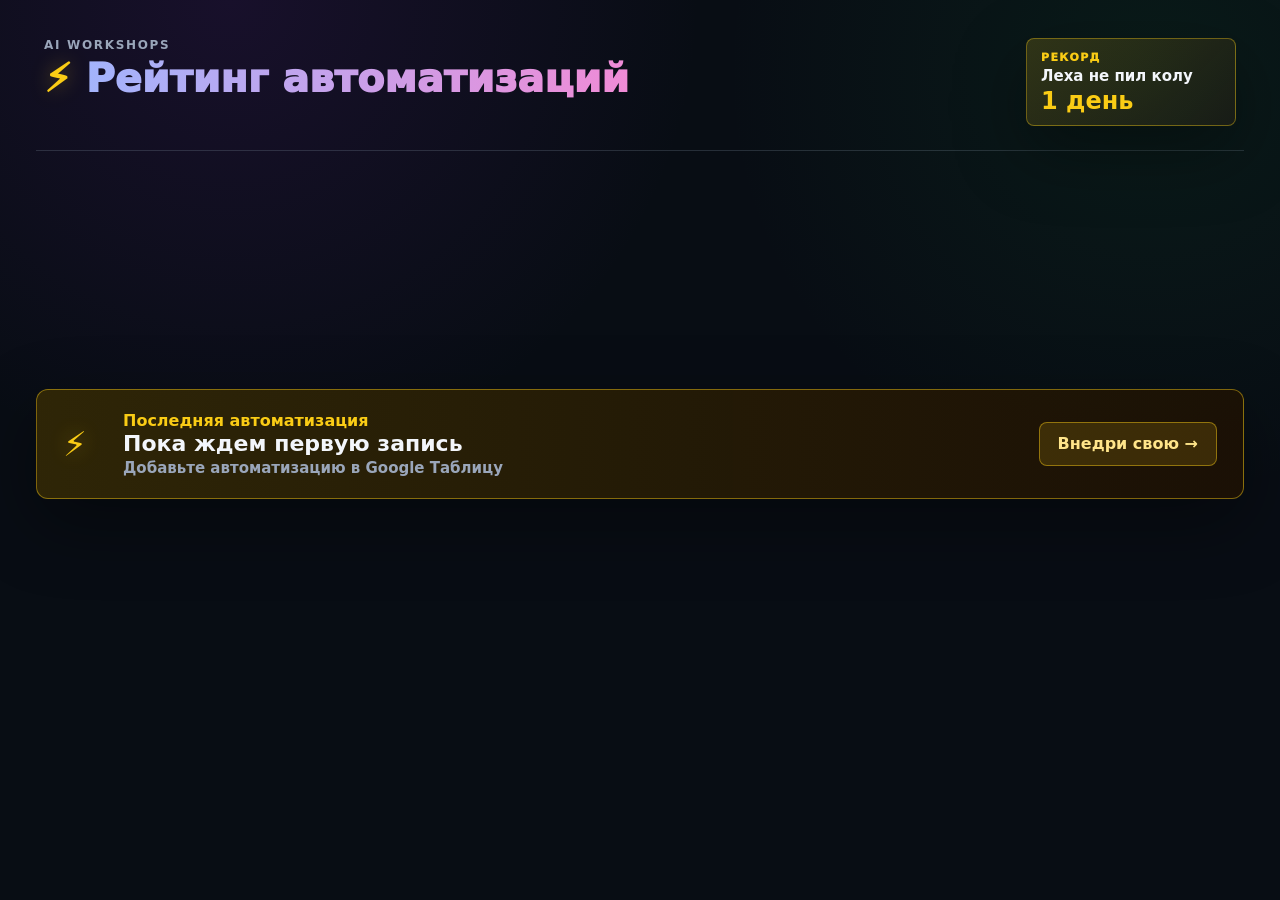
<file: index.html>
<!doctype html>
<html lang="ru">
  <head>
    <meta charset="utf-8">
    <meta name="viewport" content="width=device-width, initial-scale=1">
    <title>Рейтинг автоматизаций</title>
    <link rel="stylesheet" href="./styles.css?v=board-1">
  </head>
  <body>
    <main class="records-board">
      <header class="board-header">
        <div>
          <p class="board-kicker">AI workshops</p>
          <h1><span aria-hidden="true">⚡</span> Рейтинг автоматизаций</h1>
        </div>
        <aside class="cola-record" aria-label="Пасхалка">
          <span>Рекорд</span>
          <strong>Леха не пил колу</strong>
          <b id="colaRecordDays">1 день</b>
        </aside>
      </header>

      <section class="podium" id="podiumList" aria-label="Топ отделов"></section>

      <section class="department-grid" id="departmentBoard" aria-label="Автоматизации по отделам"></section>

      <section class="latest-strip" id="latestAutomation">
        <div class="latest-icon" aria-hidden="true">⚡</div>
        <div>
          <p>Последняя автоматизация</p>
          <h2>Пока ждем первую запись</h2>
          <span>Добавьте автоматизацию в Google Таблицу</span>
        </div>
        <a class="latest-action" id="sheetLink" href="#" target="_blank" rel="noreferrer">Внедри свою →</a>
      </section>
    </main>

    <script src="./config.js?v=board-1"></script>
    <script src="./app.js?v=board-1"></script>
  </body>
</html>
</file>
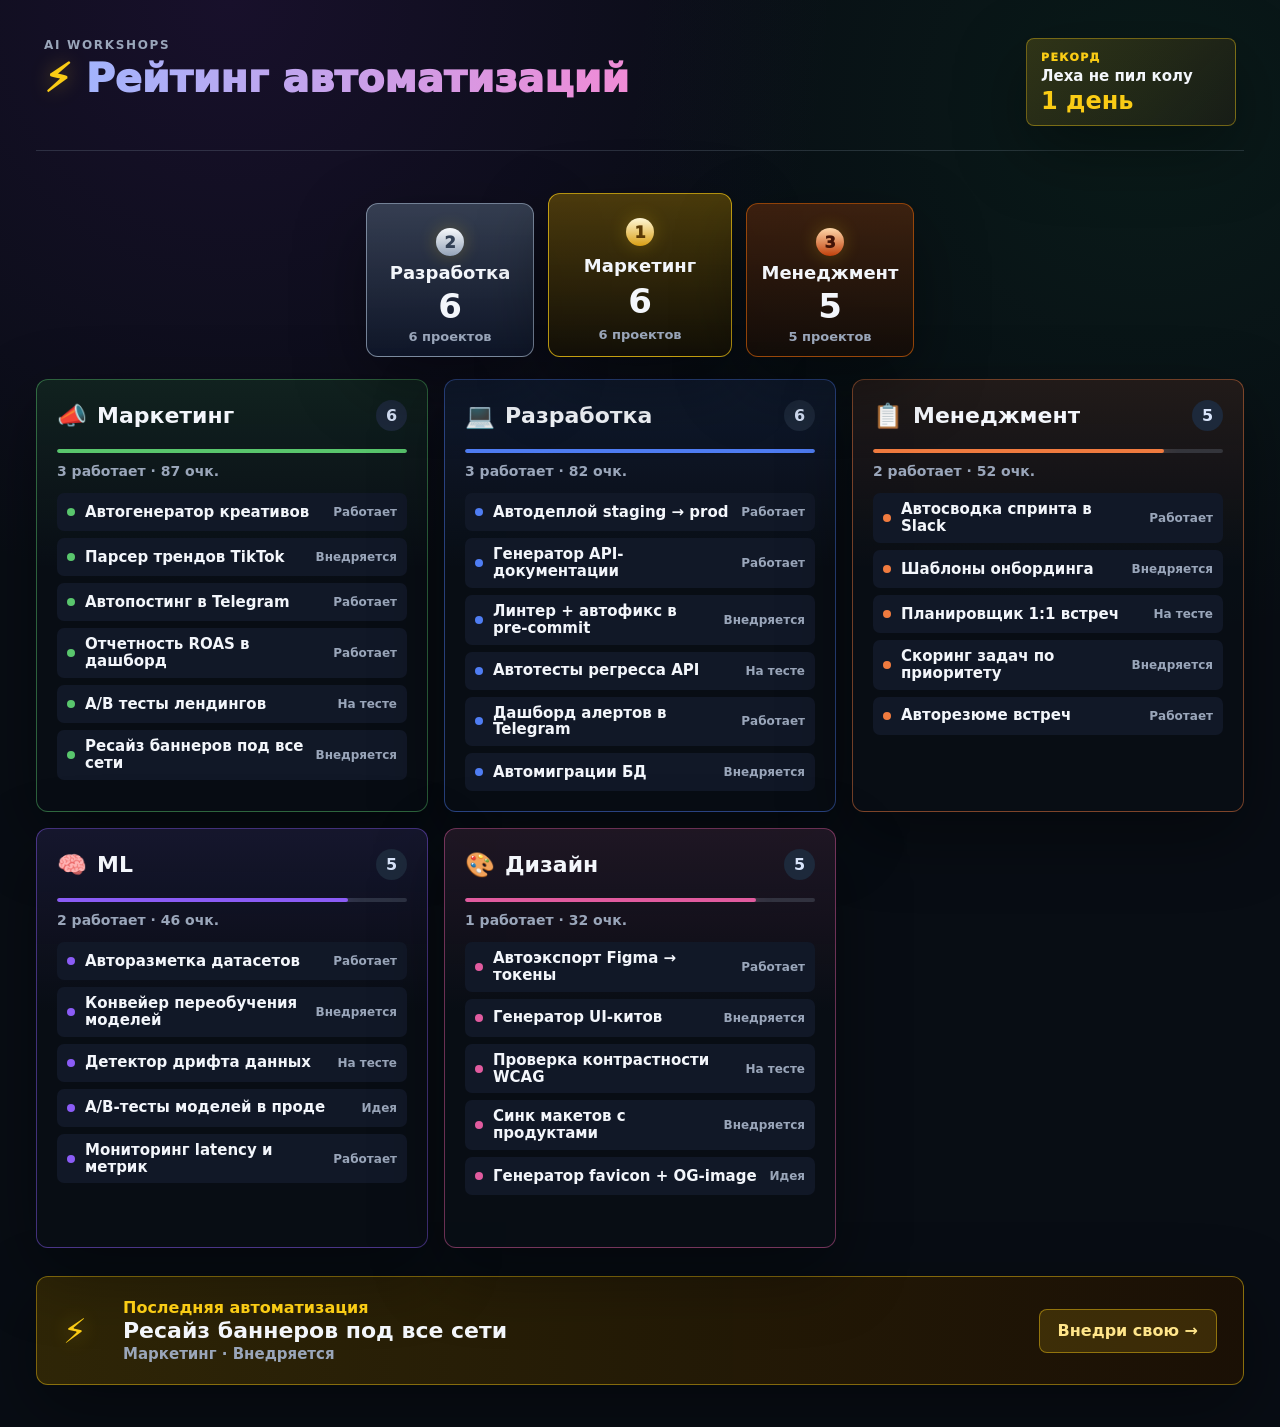
<file: demo.html>
<!doctype html>
<html lang="ru">
  <head>
    <meta charset="utf-8">
    <meta name="viewport" content="width=device-width, initial-scale=1">
    <title>Демо рейтинга автоматизаций</title>
    <link rel="stylesheet" href="./styles.css?v=board-1">
  </head>
  <body>
    <main class="records-board">
      <header class="board-header">
        <div>
          <p class="board-kicker">AI workshops</p>
          <h1><span aria-hidden="true">⚡</span> Рейтинг автоматизаций</h1>
        </div>
        <aside class="cola-record" aria-label="Пасхалка">
          <span>Рекорд</span>
          <strong>Леха не пил колу</strong>
          <b id="colaRecordDays">1 день</b>
        </aside>
      </header>

      <section class="podium" id="podiumList" aria-label="Топ отделов"></section>

      <section class="department-grid" id="departmentBoard" aria-label="Автоматизации по отделам"></section>

      <section class="latest-strip" id="latestAutomation">
        <div class="latest-icon" aria-hidden="true">⚡</div>
        <div>
          <p>Последняя автоматизация</p>
          <h2>Пока ждем первую запись</h2>
          <span>Добавьте автоматизацию в Google Таблицу</span>
        </div>
        <a class="latest-action" id="sheetLink" href="#" target="_blank" rel="noreferrer">Внедри свою →</a>
      </section>
    </main>

    <script>
      window.AUTOMATION_DASHBOARD_DEMO = true;
    </script>
    <script src="./config.js?v=board-1"></script>
    <script src="./app.js?v=board-1"></script>
  </body>
</html>
</file>
<file: styles.css>
:root {
  color-scheme: dark;
  --bg: #080d14;
  --panel: #0b1018;
  --panel-soft: #111827;
  --line: rgba(148, 163, 184, 0.18);
  --text: #f3f6fb;
  --muted: #9aa6ba;
  --yellow: #facc15;
  --yellow-soft: rgba(250, 204, 21, 0.14);
  --shadow: 0 24px 70px rgba(0, 0, 0, 0.38);
}

* {
  box-sizing: border-box;
}

body {
  margin: 0;
  min-width: 320px;
  min-height: 100vh;
  background:
    radial-gradient(circle at 18% 0%, rgba(88, 28, 135, 0.2), transparent 34%),
    radial-gradient(circle at 90% 8%, rgba(21, 128, 61, 0.12), transparent 30%),
    var(--bg);
  color: var(--text);
  font-family: Inter, ui-sans-serif, system-ui, -apple-system, BlinkMacSystemFont, "Segoe UI", sans-serif;
  letter-spacing: 0;
}

a {
  color: inherit;
}

.records-board {
  width: min(1780px, calc(100vw - 72px));
  margin: 0 auto;
  padding: 38px 0 42px;
}

.board-header {
  display: flex;
  align-items: flex-start;
  justify-content: space-between;
  gap: 24px;
  padding: 0 8px 24px;
  border-bottom: 1px solid rgba(148, 163, 184, 0.22);
}

.board-kicker {
  margin: 0 0 6px;
  color: var(--muted);
  font-size: 12px;
  font-weight: 900;
  letter-spacing: 0.14em;
  text-transform: uppercase;
}

.board-header h1 {
  margin: 0;
  font-size: clamp(31px, 3.1vw, 48px);
  line-height: 1.04;
  font-weight: 950;
  background: linear-gradient(90deg, #9db7ff, #f08bd6);
  -webkit-background-clip: text;
  background-clip: text;
  color: transparent;
}

.board-header h1 span {
  color: var(--yellow);
  -webkit-text-fill-color: var(--yellow);
  filter: drop-shadow(0 0 10px rgba(250, 204, 21, 0.35));
}

.cola-record {
  display: grid;
  gap: 4px;
  min-width: 210px;
  padding: 12px 14px;
  border: 1px solid rgba(250, 204, 21, 0.38);
  border-radius: 8px;
  background: linear-gradient(135deg, rgba(250, 204, 21, 0.16), rgba(146, 64, 14, 0.1));
  box-shadow: var(--shadow);
}

.cola-record span {
  color: var(--yellow);
  font-size: 11px;
  font-weight: 950;
  letter-spacing: 0.12em;
  text-transform: uppercase;
}

.cola-record strong {
  font-size: 15px;
  line-height: 1.16;
}

.cola-record b {
  color: var(--yellow);
  font-size: 24px;
  line-height: 1;
}

.podium {
  display: flex;
  align-items: end;
  justify-content: center;
  gap: 14px;
  min-height: 210px;
  padding: 42px 0 22px;
}

.podium-card {
  position: relative;
  display: grid;
  justify-items: center;
  gap: 6px;
  width: 168px;
  min-height: 146px;
  padding: 24px 14px 12px;
  border: 1px solid var(--line);
  border-radius: 12px;
  background: rgba(15, 23, 42, 0.72);
  box-shadow: var(--shadow);
}

.podium-card.rank-1 {
  width: 184px;
  min-height: 164px;
  border-color: rgba(250, 204, 21, 0.7);
  background: linear-gradient(180deg, rgba(133, 100, 0, 0.52), rgba(20, 16, 5, 0.86));
}

.podium-card.rank-2 {
  border-color: rgba(148, 163, 184, 0.76);
  background: linear-gradient(180deg, rgba(71, 85, 105, 0.68), rgba(15, 23, 42, 0.86));
}

.podium-card.rank-3 {
  border-color: rgba(180, 83, 9, 0.78);
  background: linear-gradient(180deg, rgba(92, 42, 12, 0.62), rgba(20, 12, 7, 0.86));
}

.medal {
  display: grid;
  place-items: center;
  width: 28px;
  height: 28px;
  border-radius: 50%;
  background: linear-gradient(180deg, #fff7d6, #d99f15);
  color: #5b3a05;
  font-weight: 950;
  box-shadow: 0 0 18px rgba(250, 204, 21, 0.24);
}

.rank-2 .medal {
  background: linear-gradient(180deg, #f8fafc, #94a3b8);
  color: #334155;
}

.rank-3 .medal {
  background: linear-gradient(180deg, #fed7aa, #c2410c);
  color: #431407;
}

.podium-card strong {
  font-size: 18px;
  text-align: center;
}

.podium-card b {
  font-size: 34px;
  line-height: 1;
}

.podium-card span {
  color: var(--muted);
  font-size: 13px;
  font-weight: 750;
}

.department-grid {
  display: grid;
  grid-template-columns: repeat(5, minmax(220px, 1fr));
  gap: 16px;
  align-items: stretch;
}

.department-card {
  min-height: 420px;
  padding: 20px;
  border: 1px solid color-mix(in srgb, var(--accent) 45%, transparent);
  border-radius: 12px;
  background:
    linear-gradient(180deg, color-mix(in srgb, var(--accent) 11%, transparent), transparent 44%),
    rgba(9, 14, 21, 0.86);
  box-shadow: var(--shadow);
}

.department-head {
  display: flex;
  align-items: center;
  justify-content: space-between;
  gap: 12px;
}

.department-head div {
  display: flex;
  align-items: center;
  min-width: 0;
  gap: 10px;
}

.department-icon {
  font-size: 24px;
  line-height: 1;
}

.department-head h2 {
  margin: 0;
  overflow: hidden;
  color: var(--text);
  font-size: 22px;
  line-height: 1.1;
  text-overflow: ellipsis;
  white-space: nowrap;
}

.department-head b {
  display: grid;
  place-items: center;
  min-width: 31px;
  height: 31px;
  padding: 0 9px;
  border-radius: 999px;
  background: #1d293b;
  color: #d9e5fb;
  font-size: 16px;
}

.score-line {
  height: 4px;
  margin: 18px 0 10px;
  overflow: hidden;
  border-radius: 999px;
  background: rgba(148, 163, 184, 0.22);
}

.score-line span {
  display: block;
  height: 100%;
  border-radius: inherit;
  background: var(--accent);
  box-shadow: 0 0 16px color-mix(in srgb, var(--accent) 55%, transparent);
}

.department-subline {
  margin: 0 0 14px;
  color: var(--muted);
  font-size: 14px;
  font-weight: 700;
}

.automation-list {
  display: grid;
  gap: 7px;
}

.automation-chip {
  display: grid;
  grid-template-columns: 10px minmax(0, 1fr) auto;
  align-items: center;
  gap: 8px;
  min-height: 38px;
  padding: 8px 10px;
  border-radius: 7px;
  background: var(--panel-soft);
}

.task-dot {
  width: 8px;
  height: 8px;
  border-radius: 50%;
}

.automation-chip strong {
  overflow-wrap: anywhere;
  font-size: 15px;
  line-height: 1.12;
}

.automation-chip em {
  color: var(--muted);
  font-size: 12px;
  font-style: normal;
  font-weight: 750;
  white-space: nowrap;
}

.latest-strip {
  display: grid;
  grid-template-columns: 42px minmax(0, 1fr) auto;
  gap: 18px;
  align-items: center;
  margin-top: 28px;
  padding: 21px 26px;
  border: 1px solid rgba(250, 204, 21, 0.45);
  border-radius: 12px;
  background:
    linear-gradient(90deg, rgba(250, 204, 21, 0.13), rgba(146, 64, 14, 0.08)),
    rgba(18, 13, 3, 0.86);
  box-shadow: var(--shadow);
}

.latest-icon {
  color: var(--yellow);
  font-size: 34px;
  filter: drop-shadow(0 0 10px rgba(250, 204, 21, 0.4));
}

.latest-strip p,
.latest-strip h2,
.latest-strip span {
  margin: 0;
}

.latest-strip p {
  color: var(--yellow);
  font-weight: 900;
}

.latest-strip h2 {
  margin-top: 2px;
  font-size: 22px;
  line-height: 1.1;
}

.latest-strip span {
  display: block;
  margin-top: 2px;
  color: var(--muted);
  font-size: 15px;
  font-weight: 700;
}

.latest-action {
  display: inline-flex;
  align-items: center;
  justify-content: center;
  min-height: 44px;
  padding: 10px 18px;
  border: 1px solid rgba(250, 204, 21, 0.45);
  border-radius: 8px;
  background: rgba(250, 204, 21, 0.14);
  color: #ffe58a;
  font-weight: 900;
  text-decoration: none;
  white-space: nowrap;
}

.empty-board {
  display: grid;
  justify-items: center;
  gap: 8px;
  width: min(520px, 100%);
  padding: 36px;
  border: 1px dashed rgba(148, 163, 184, 0.34);
  border-radius: 12px;
  background: rgba(15, 23, 42, 0.56);
  text-align: center;
}

.empty-board strong {
  font-size: 22px;
}

.empty-board span {
  color: var(--muted);
  font-weight: 700;
}

@media (max-width: 1320px) {
  .department-grid {
    grid-template-columns: repeat(3, minmax(230px, 1fr));
  }
}

@media (max-width: 860px) {
  .records-board {
    width: min(100vw - 28px, 760px);
    padding-top: 22px;
  }

  .board-header {
    display: grid;
  }

  .cola-record {
    min-width: 0;
  }

  .podium {
    align-items: stretch;
    flex-direction: column;
    min-height: 0;
  }

  .podium-card,
  .podium-card.rank-1 {
    width: 100%;
    min-height: 116px;
  }

  .department-grid {
    grid-template-columns: 1fr;
  }

  .department-card {
    min-height: 0;
  }

  .latest-strip {
    grid-template-columns: 34px minmax(0, 1fr);
  }

  .latest-action {
    grid-column: 1 / -1;
  }
}

@media (max-width: 520px) {
  .board-header h1 {
    font-size: 31px;
  }

  .automation-chip {
    grid-template-columns: 10px minmax(0, 1fr);
  }

  .automation-chip em {
    grid-column: 2;
  }
}
</file>
